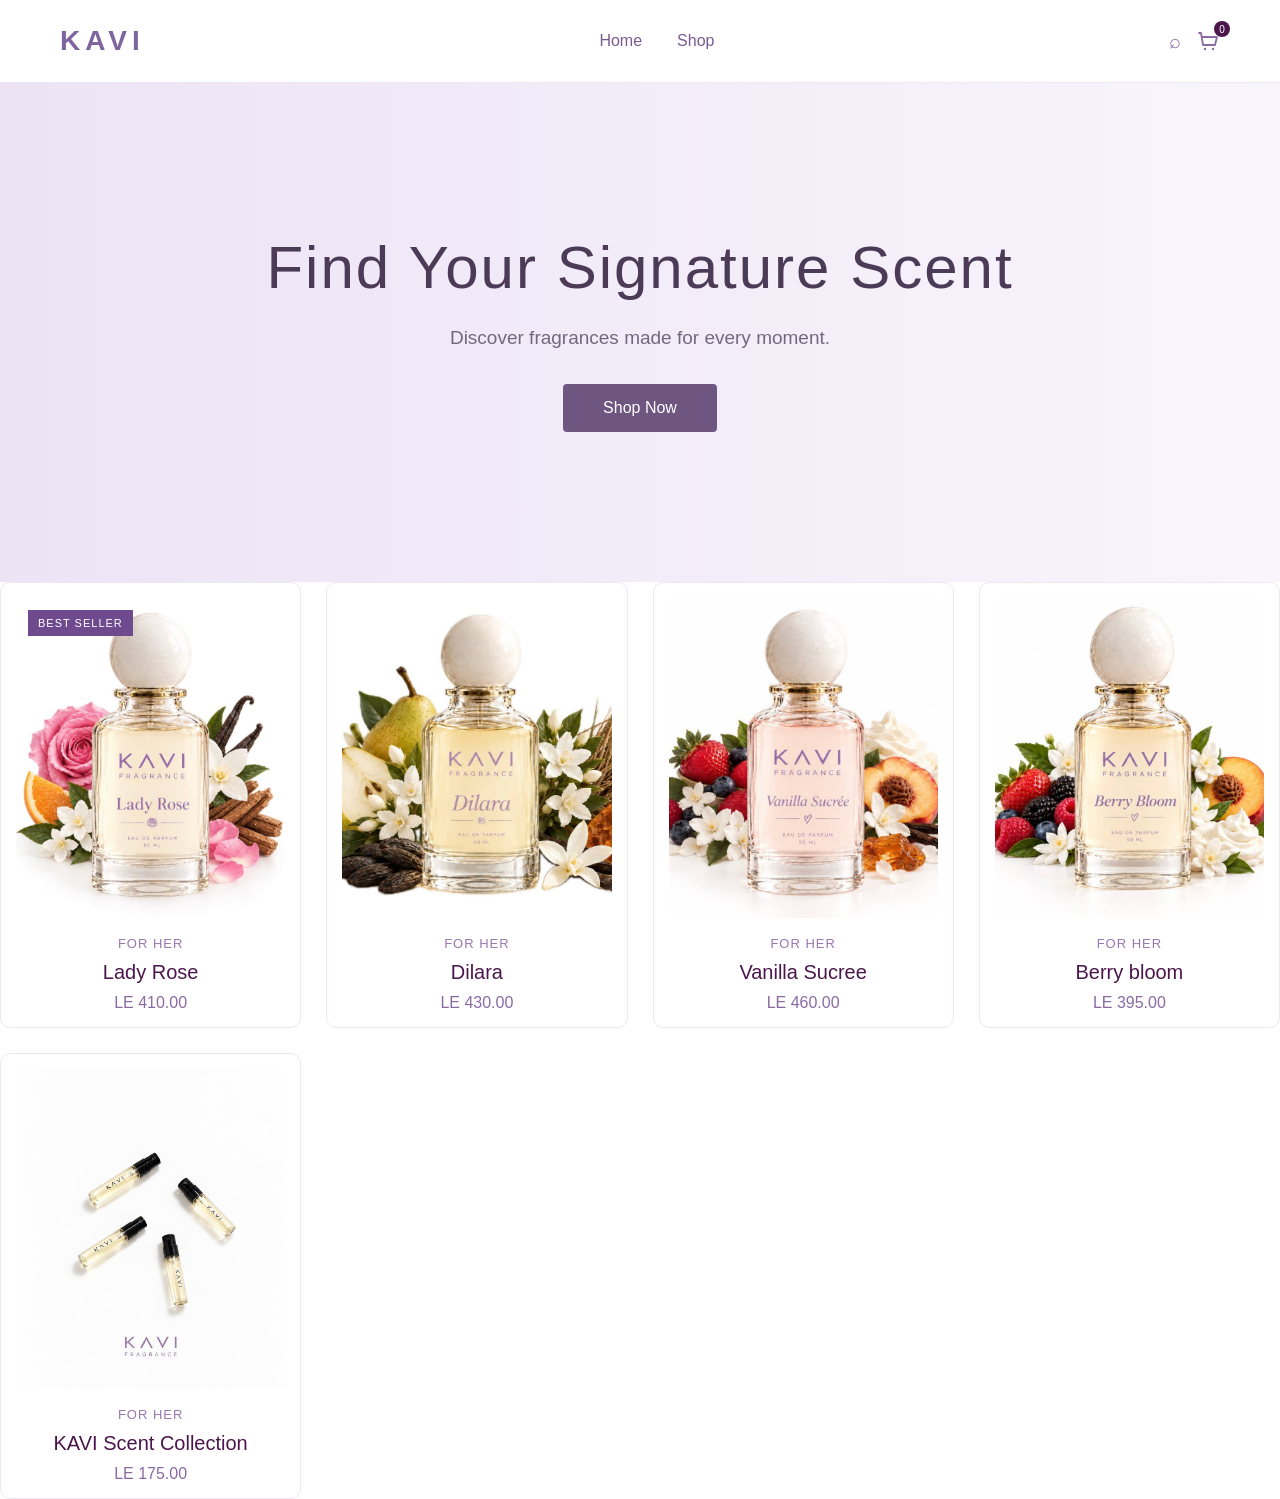
<file: index.html>
<!DOCTYPE html>
<html lang="en">
<head>
    <meta charset="UTF-8">
    <meta name="viewport" content="width=device-width, initial-scale=1.0">
    <title>kavi fragrances</title>
    <link rel="stylesheet" href="css/style.css">
</head>
<body>
    <header>
    <div class="logo">KAVI</div>

    <nav>
        <a href="#">Home</a>
        <a href="#">Shop</a>
       
    </nav>

    <div class="icons">
    <span onclick="window.location.href='search.html'">⌕</span>

    <span class="cart-icon" onclick="window.location.href='cart.html'">
        <svg width="24" height="24" viewBox="0 0 24 24" fill="none">
            <path d="M3 4H5L7 16H19L21 8H6"
                  stroke="currentColor"
                  stroke-width="1.8"
                  stroke-linecap="round"
                  stroke-linejoin="round"/>
            <circle cx="9" cy="20" r="1.2" fill="currentColor"/>
            <circle cx="17" cy="20" r="1.2" fill="currentColor"/>
        </svg>

        <span id="cart-count">0</span>
    </span>
</div>
    </div>
</header>
<section class="hero">
    <h1>Find Your Signature Scent</h1>

 <p>Discover fragrances made for every moment.</p>

 <a href="#">Shop Now</a>

</section>


<div class="product-container">

    <a href="./product.html" class="product-card">

    <div class="home-product-image">

        <span class="best-seller">BEST SELLER</span>

        <img src="image/p1.jpg" alt="Lady Rose">

    </div>

    <p>For Her</p>
    <h3>Lady Rose</h3>
    <p>LE 410.00</p>

</a>


    <a href="./product2.html" class="product-card">
        <img src="image/p2.jpg" alt="Dilara">
        <p>For Her</p>
        <h3>Dilara</h3>
        <p>LE 430.00</p>
    </a>


    <a href="./product3.html" class="product-card">
        <img src="image/p3.jpg" alt="Vanilla Sucree">
        <p>For Her</p>
        <h3>Vanilla Sucree</h3>
        <p>LE 460.00</p>
    </a>


    <a href="./product4.html" class="product-card">
        <img src="image/p4.jpg" alt="Berry bloom">
        <p>For Her</p>
        <h3>Berry bloom</h3>
        <p>LE 395.00</p>
    </a>
<a href="product5test.html" class="product-card">

    <div class="home-product-image">

        <img src="image/test1.jpg" alt="KAVI Scent Collection">

    </div>

    <p>For Her</p>

    <h3>KAVI Scent Collection</h3>

    <p>LE 175.00</p>


</a>
</div>

<script src="script.js"></script>

</body>
</html>
</file>
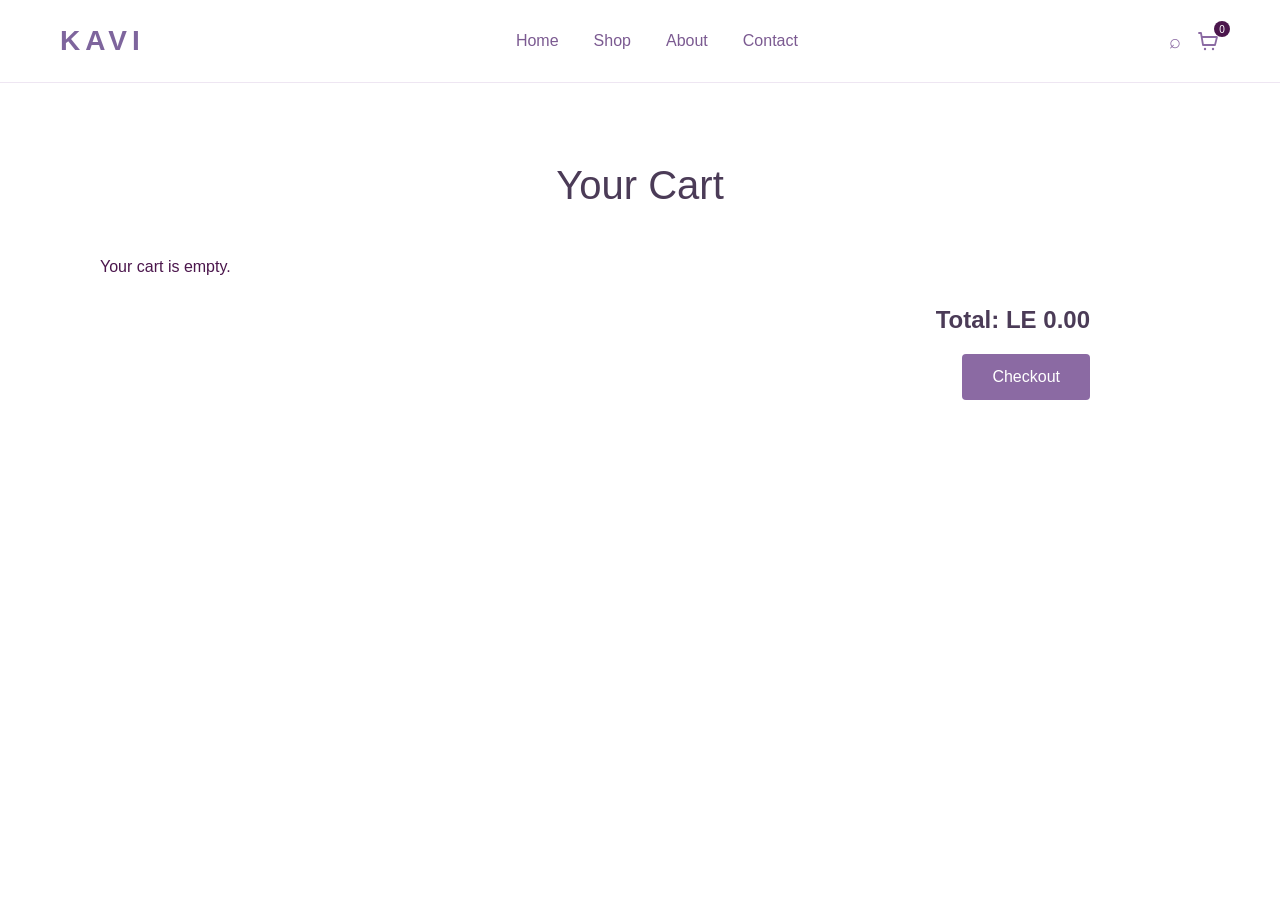
<file: cart.html>
<!DOCTYPE html>
<html lang="en">
<head>
    <meta charset="UTF-8">
    <meta name="viewport" content="width=device-width, initial-scale=1.0">
    <title>Shopping Cart | Kavi Fragrances</title>
    <link rel="stylesheet" href="css/style.css">
</head>

<body>

<header>
    <div class="logo">KAVI</div>

    <nav>
        <a href="index.html">Home</a>
        <a href="index.html">Shop</a>
        <a href="#">About</a>
        <a href="#">Contact</a>
    </nav>

   <div class="icons">

    <span onclick="window.location.href='search.html'">
        ⌕
    </span>

    <span class="cart-icon" onclick="window.location.href='cart.html'">

        <svg width="24" height="24" viewBox="0 0 24 24" fill="none">

            <path d="M3 4H5L7 16H19L21 8H6"
                  stroke="currentColor"
                  stroke-width="1.8"
                  stroke-linecap="round"
                  stroke-linejoin="round"/>

            <circle cx="9" cy="20" r="1.2" fill="currentColor"/>
            <circle cx="17" cy="20" r="1.2" fill="currentColor"/>

        </svg>

        <span id="cart-count">0</span>

    </span>

</div>
</header>

<section class="cart">
    <h1>Your Cart</h1>

    <div id="cart-items"></div>

    <div class="cart-total">
        <h2>Total: LE <span id="cart-total">0</span></h2>

        <a href="checkout.html">Checkout</a>
    </div>
</section>

<script src="script.js"></script>

</body>
</html>
</file>
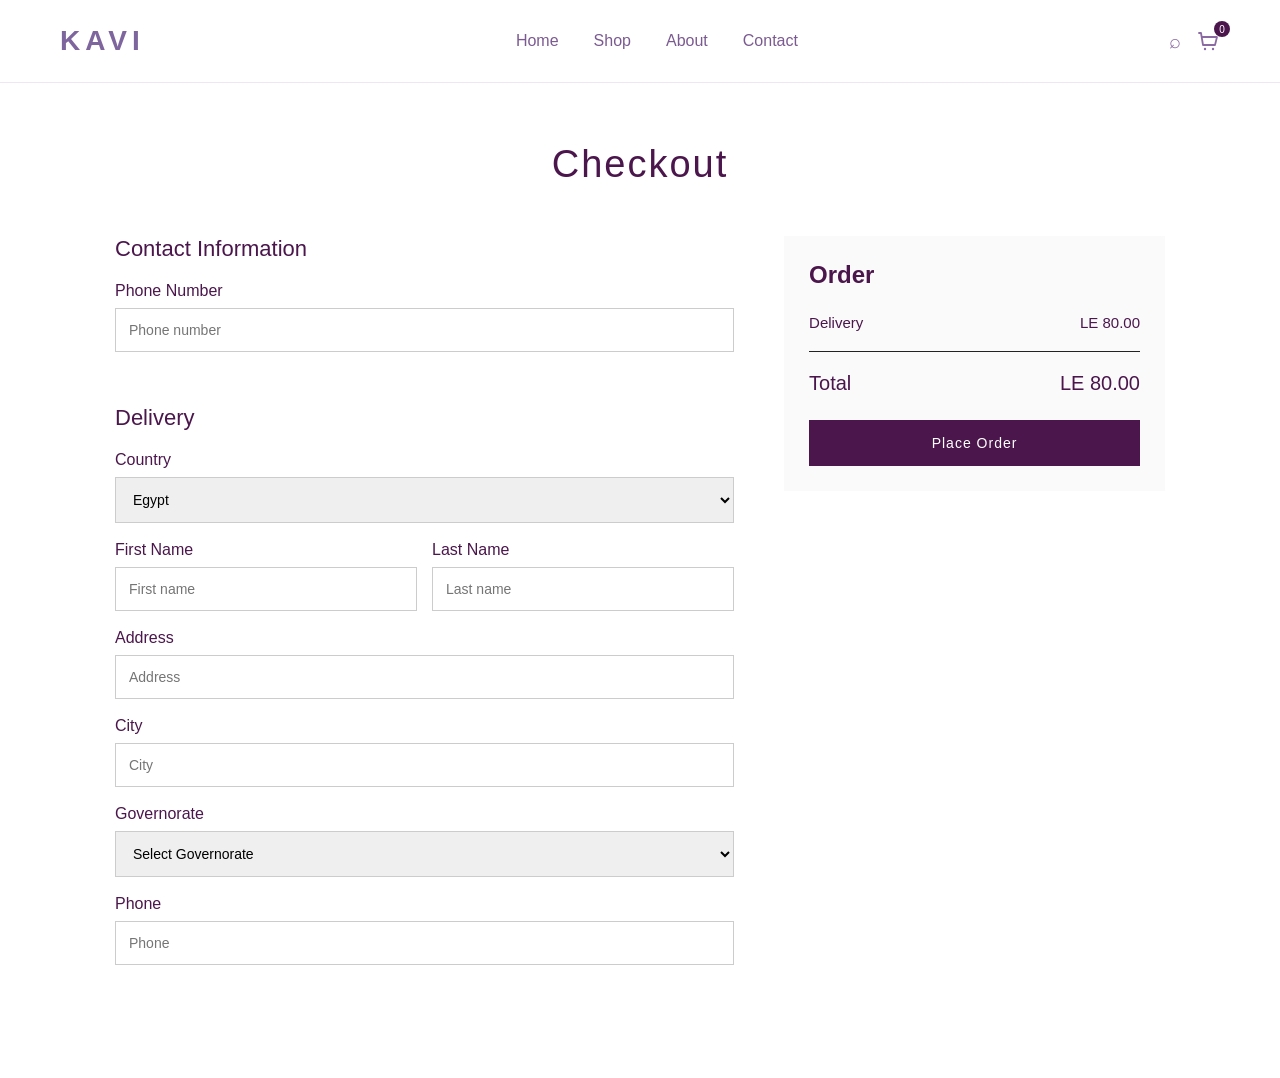
<file: checkout.html>
<!DOCTYPE html>
<html lang="en">

<head>
    <meta charset="UTF-8">
    <meta name="viewport" content="width=device-width, initial-scale=1.0">

    <title>Checkout | KAVI</title>

    <link rel="stylesheet" href="css/style.css">

    <style>

        .checkout-page {
            max-width: 1100px;
            margin: 60px auto;
            padding: 0 25px;
        }

        .checkout-page h1 {
            text-align: center;
            font-size: 38px;
            font-weight: 500;
            letter-spacing: 2px;
            margin-bottom: 50px;
        }

        .checkout-container {
            display: grid;
            grid-template-columns: 1.3fr 0.8fr;
            gap: 50px;
        }

        .checkout-section {
            margin-bottom: 35px;
        }

        .checkout-section h2 {
            font-size: 22px;
            font-weight: 500;
            margin-bottom: 20px;
        }

        .checkout-section h3 {
            font-size: 16px;
            font-weight: 500;
            margin-bottom: 8px;
        }

        .checkout-section input,
        .checkout-section select {
            width: 100%;
            padding: 13px;
            border: 1px solid #ccc;
            outline: none;
            font-size: 14px;
            box-sizing: border-box;
            margin-bottom: 18px;
        }

        .checkout-section input:focus,
        .checkout-section select:focus {
            border-color: #4B164C;
        }

        .name-fields {
            display: grid;
            grid-template-columns: 1fr 1fr;
            gap: 15px;
        }

        .order-summary {
            background: #fafafa;
            padding: 25px;
            height: fit-content;
        }

        .order-summary h2 {
            margin-top: 0;
            margin-bottom: 25px;
        }

        .checkout-product {
            display: flex;
            gap: 15px;
            padding: 15px 0;
            border-bottom: 1px solid #ddd;
        }

        .checkout-product img {
            width: 75px;
            height: 75px;
            object-fit: cover;
        }

        .checkout-product-info {
            flex: 1;
        }

        .checkout-product-info h3 {
            margin: 0 0 5px;
            font-size: 15px;
        }

        .checkout-product-info p {
            margin: 4px 0;
            font-size: 13px;
            color: #666;
        }

        .price-row {
            display: flex;
            justify-content: space-between;
            margin-top: 20px;
            font-size: 15px;
        }

        .total-row {
            display: flex;
            justify-content: space-between;
            margin-top: 20px;
            padding-top: 20px;
            border-top: 1px solid #222;
            font-size: 20px;
            font-weight: 500;
        }

        .place-order {
            width: 100%;
            margin-top: 25px;
            padding: 15px;
            border: none;
            background: #4B164C;
            color: white;
            cursor: pointer;
            font-size: 14px;
            letter-spacing: 1px;
        }

        .place-order:hover {
            background: #682268;
        }

        @media (max-width: 800px) {

            .checkout-container {
                grid-template-columns: 1fr;
            }

            .name-fields {
                grid-template-columns: 1fr;
            }

        }

    </style>
</head>


<body>

<header>

    <div class="logo">KAVI</div>

    <nav>
        <a href="index.html">Home</a>
        <a href="index.html">Shop</a>
        <a href="#">About</a>
        <a href="#">Contact</a>
    </nav>

    <div class="icons">

    <span onclick="window.location.href='search.html'">
        ⌕
    </span>

    <span class="cart-icon" onclick="window.location.href='cart.html'">

        <svg width="24" height="24" viewBox="0 0 24 24" fill="none">

            <path d="M3 4H5L7 16H19L21 8H6"
                  stroke="currentColor"
                  stroke-width="1.8"
                  stroke-linecap="round"
                  stroke-linejoin="round"/>

            <circle cx="9" cy="20" r="1.2" fill="currentColor"/>
            <circle cx="17" cy="20" r="1.2" fill="currentColor"/>

        </svg>

        <span id="cart-count">0</span>

    </span>

</div>

</header>


<section class="checkout-page">

    <h1>Checkout</h1>

    <div class="checkout-container">

        <!-- CUSTOMER INFORMATION -->

        <div>

            <div class="checkout-section">

                <h2>Contact Information</h2>

                <h3>Phone Number</h3>

                <input
                    type="tel"
                    id="contactPhone"
                    placeholder="Phone number"
                >

            </div>


            <!-- DELIVERY INFORMATION -->

            <div class="checkout-section">

                <h2>Delivery</h2>

                <h3>Country</h3>

                <select id="country">

                    <option value="Egypt">Egypt</option>

                </select>


                <div class="name-fields">

                    <div>

                        <h3>First Name</h3>

                        <input
                            type="text"
                            id="firstName"
                            placeholder="First name"
                        >

                    </div>


                    <div>

                        <h3>Last Name</h3>

                        <input
                            type="text"
                            id="lastName"
                            placeholder="Last name"
                        >

                    </div>

                </div>


                <h3>Address</h3>

                <input
                    type="text"
                    id="address"
                    placeholder="Address"
                >


                <h3>City</h3>

                <input
                    type="text"
                    id="city"
                    placeholder="City"
                >


                <h3>Governorate</h3>

                <select id="governorate">

                    <option value="">Select Governorate</option>

                    <option>Cairo</option>
                    <option>Alexandria</option>
                    <option>Port Said</option>
                    <option>Suez</option>
                    <option>Damietta</option>
                    <option>Dakahlia</option>
                    <option>Sharkia</option>
                    <option>Qalyubia</option>
                    <option>Kafr El Sheikh</option>
                    <option>Gharbia</option>
                    <option>Menoufia</option>
                    <option>Beheira</option>
                    <option>Ismailia</option>
                    <option>Giza</option>
                    <option>Beni Suef</option>
                    <option>Fayoum</option>
                    <option>Minya</option>
                    <option>Assiut</option>
                    <option>Sohag</option>
                    <option>Qena</option>
                    <option>Luxor</option>
                    <option>Aswan</option>
                    <option>Red Sea</option>
                    <option>New Valley</option>
                    <option>Matrouh</option>
                    <option>North Sinai</option>
                    <option>South Sinai</option>

                </select>


                <h3>Phone</h3>

                <input
                    type="tel"
                    id="deliveryPhone"
                    placeholder="Phone"
                >

            </div>

        </div>


        <!-- ORDER -->

        <div class="order-summary">

            <h2>Order</h2>

            <div id="checkout-products"></div>


            <div class="price-row">

                <span>Delivery</span>

                <span id="delivery-cost">LE 80.00</span>

            </div>


            <div class="total-row">

                <span>Total</span>

                <span id="checkout-total">LE 0.00</span>

            </div>


            <button class="place-order" onclick="placeOrder()">
                Place Order
            </button>

        </div>

    </div>

</section>


<script src="script.js"></script>


<script>

/* =========================================
   DELIVERY SETTINGS
========================================= */

const highDeliveryGovernorates = [
    "Fayoum",
    "Beni Suef",
    "Minya",
    "Assiut",
    "Sohag",
    "Qena",
    "Luxor",
    "Aswan",
    "New Valley",
    "Red Sea",
    "North Sinai",
    "South Sinai",
    "Matrouh"
];


/* =========================================
   GET DELIVERY PRICE
========================================= */

function getDeliveryPrice(governorate) {

    if (highDeliveryGovernorates.includes(governorate)) {
        return 110;
    }

    return 80;
}


/* =========================================
   DISPLAY CHECKOUT
========================================= */

function displayCheckout() {

    let cart = JSON.parse(localStorage.getItem("cart")) || [];

    let productsContainer =
        document.getElementById("checkout-products");

    let totalElement =
        document.getElementById("checkout-total");

    let deliveryElement =
        document.getElementById("delivery-cost");

    let governorate =
        document.getElementById("governorate").value;


    productsContainer.innerHTML = "";

    let subtotal = 0;


    cart.forEach(product => {

        let itemTotal =
            product.price * product.quantity;

        subtotal += itemTotal;


        productsContainer.innerHTML += `

            <div class="checkout-product">

                <img src="${product.image}" alt="${product.name}">

                <div class="checkout-product-info">

                    <h3>${product.name}</h3>

                    <p>Size: ${product.size || "50 ml"}</p>

                    <p>Quantity: ${product.quantity}</p>

                    <p>LE ${itemTotal.toFixed(2)}</p>

                </div>

            </div>

        `;

    });


    /* Calculate delivery */

    let delivery =
        getDeliveryPrice(governorate);


    /* Display delivery price */

    deliveryElement.textContent =
        "LE " + delivery.toFixed(2);


    /* Calculate final total */

    let finalTotal =
        subtotal + delivery;


    totalElement.textContent =
        "LE " + finalTotal.toFixed(2);

}


/* =========================================
   CHANGE DELIVERY WHEN GOVERNORATE CHANGES
========================================= */

document
    .getElementById("governorate")
    .addEventListener("change", function () {

        displayCheckout();

    });


/* =========================================
   INITIAL CHECKOUT
========================================= */

displayCheckout();


/* =========================================
   PLACE ORDER
========================================= */

function placeOrder() {

    let firstName =
        document.getElementById("firstName").value.trim();

    let lastName =
        document.getElementById("lastName").value.trim();

    let address =
        document.getElementById("address").value.trim();

    let city =
        document.getElementById("city").value.trim();

    let governorate =
        document.getElementById("governorate").value;

    let phone =
        document.getElementById("deliveryPhone").value.trim();


    /* Check required information */

    if (
        !firstName ||
        !lastName ||
        !address ||
        !city ||
        !governorate ||
        !phone
    ) {

        alert("Please fill in all delivery information.");

        return;

    }


    /* Get cart */

    let cart =
        JSON.parse(localStorage.getItem("cart")) || [];


    if (cart.length === 0) {

        alert("Your cart is empty.");

        return;

    }


    /* Get correct delivery price */

    let delivery =
        getDeliveryPrice(governorate);


    let subtotal = 0;


    /* WhatsApp order message */

    let orderText =
        "KAVI NEW ORDER\n\n";


    orderText +=
        "CUSTOMER INFORMATION\n";

    orderText +=
        "Name: " +
        firstName +
        " " +
        lastName +
        "\n";

    orderText +=
        "Phone: " +
        phone +
        "\n";

    orderText +=
        "Address: " +
        address +
        "\n";

    orderText +=
        "City: " +
        city +
        "\n";

    orderText +=
        "Governorate: " +
        governorate +
        "\n\n";


    orderText +=
        "ORDER\n";


    /* Products */

    cart.forEach(product => {

        let itemTotal =
            product.price *
            product.quantity;


        subtotal +=
            itemTotal;


        orderText +=
            product.name +
            " | " +
            (product.size || "50 ml") +
            " | Qty: " +
            product.quantity +
            " | LE " +
            itemTotal.toFixed(2) +
            "\n";

    });


    /* Final total */

    let total =
        subtotal + delivery;


    orderText +=
        "\nSubtotal: LE " +
        subtotal.toFixed(2);


    orderText +=
        "\nDelivery: LE " +
        delivery.toFixed(2);


    orderText +=
        "\nTOTAL: LE " +
        total.toFixed(2);


    /* WhatsApp */

    let whatsappNumber =
        "201066765218";


    let whatsappURL =
        "https://wa.me/" +
        whatsappNumber +
        "?text=" +
        encodeURIComponent(orderText);


    window.location.href =
        whatsappURL;

}

</script>

</body>
</html>
</file>
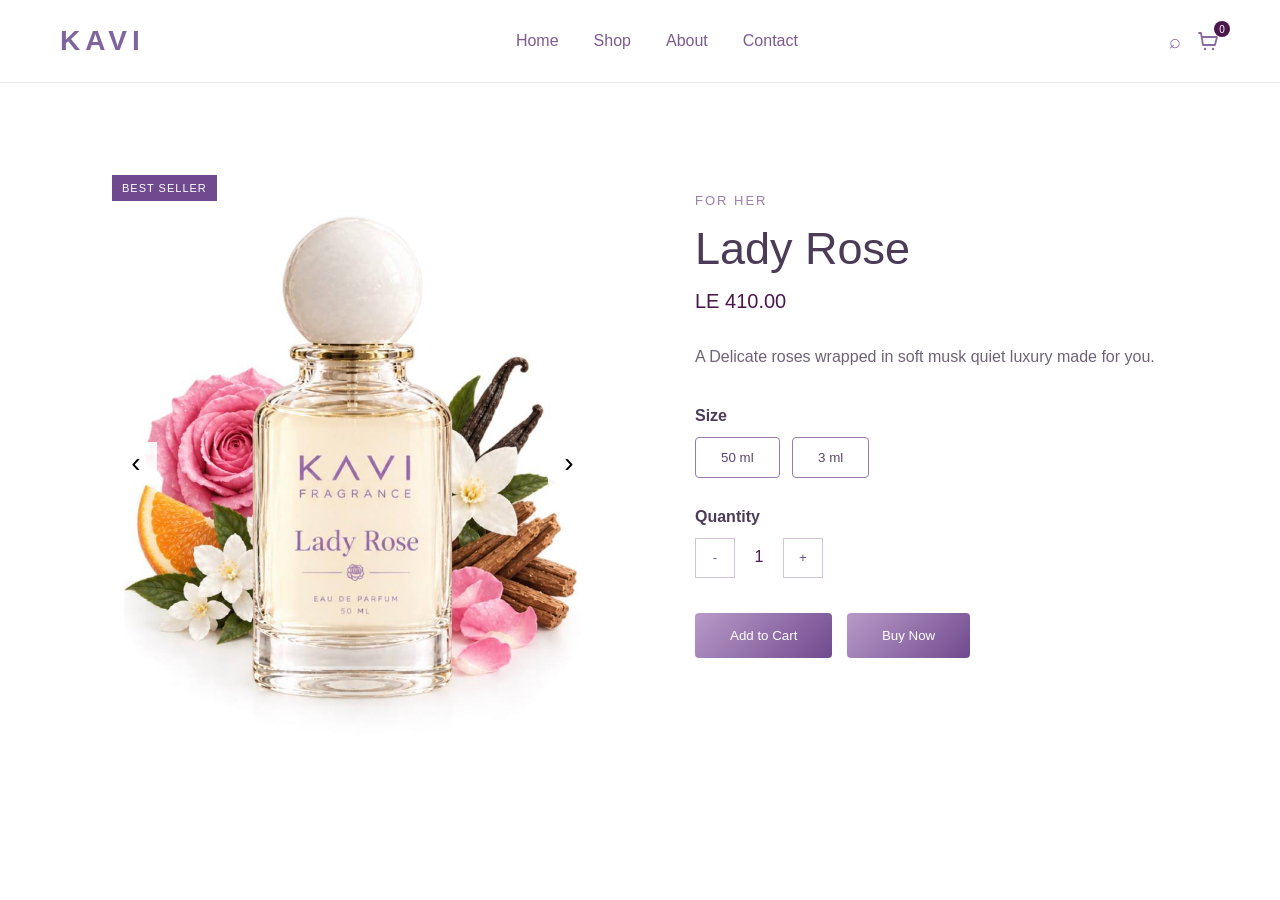
<file: product.html>
<!DOCTYPE html>
<html lang="en">

<head>
    <meta charset="UTF-8">
    <meta name="viewport" content="width=device-width, initial-scale=1.0">

    <title>Product | Kavi Fragrances</title>

    <link rel="stylesheet" href="css/style.css">

    <style>
        #productImage {
    transition: opacity 0.5s ease-in-out;
}

        /* Product Images */

        .product-image {
            position: relative;
            display: flex;
            align-items: center;
            justify-content: center;
        }

        .product-image img {
            width: 100%;
            max-width: 550px;
            display: block;
            object-fit: contain;
        }

        .image-arrow {
            position: absolute;
            top: 50%;
            transform: translateY(-50%);

            width: 42px;
            height: 42px;

            border: none;
            background: rgba(255, 255, 255, 0.9);

            font-size: 28px;
            cursor: pointer;

            display: flex;
            align-items: center;
            justify-content: center;

            z-index: 2;
        }

        .image-arrow:hover {
            background: #4B164C;
            color: white;
        }

        .prev-arrow {
            left: 15px;
        }

        .next-arrow {
            right: 15px;
        }

    </style>

</head>

<body>

    <header>

        <div class="logo">KAVI</div>

        <nav>
            <a href="index.html">Home</a>
            <a href="index.html">Shop</a>
            <a href="#">About</a>
            <a href="#">Contact</a>
        </nav>

        <div class="icons">

    <span onclick="window.location.href='search.html'">
        ⌕
    </span>

    <span class="cart-icon" onclick="window.location.href='cart.html'">

        <svg width="24" height="24" viewBox="0 0 24 24" fill="none">

            <path d="M3 4H5L7 16H19L21 8H6"
                  stroke="currentColor"
                  stroke-width="1.8"
                  stroke-linecap="round"
                  stroke-linejoin="round"/>

            <circle cx="9" cy="20" r="1.2" fill="currentColor"/>
            <circle cx="17" cy="20" r="1.2" fill="currentColor"/>

        </svg>

        <span id="cart-count">0</span>

    </span>

</div>

        </div>

    </header>


    <section class="product-details">


        <!-- PRODUCT IMAGES -->

        <div class="product-image">
         <span class="best-seller">BEST SELLER</span>
            <button
                type="button"
                class="image-arrow prev-arrow"
                onclick="previousImage()">
                ‹
            </button>


            <img
                id="productImage"
                src="image/p1.jpg"
                alt="Lady Rose">


            <button
                type="button"
                class="image-arrow next-arrow"
                onclick="nextImage()">
                ›
            </button>

        </div>


        <!-- PRODUCT INFORMATION -->

        <div class="product-info">

            <p class="product-category">
                FOR HER
            </p>


            <h1>
                Lady Rose
            </h1>


            <p class="product-price">
                LE 410.00
            </p>


            <p class="product-description">
                A Delicate roses wrapped in soft musk
                quiet luxury made for you.
            </p>


            <!-- SIZE -->

            <div class="size">

                <h3>
                    Size
                </h3>


                <button
                    type="button"
                    class="size-btn"
                    onclick="selectSize(this, 410)">

                    50 ml

                </button>


                <button
                    type="button"
                    class="size-btn"
                    onclick="selectSize(this, 44)">

                    3 ml

                </button>

            </div>


            <!-- QUANTITY -->

            <div class="quantity">

                <h3>
                    Quantity
                </h3>


                <button
                    type="button"
                    onclick="decreaseQuantity()">

                    -

                </button>


                <span id="quantity">
                    1
                </span>


                <button
                    type="button"
                    onclick="increaseQuantity()">

                    +

                </button>

            </div>


            <!-- BUTTONS -->

            <div class="product-buttons">

                <button
                    onclick="addToCart(
                        'Lady Rose',
                        410,
                        'image/p1.jpg',
                        productQuantity
                    )">

                    Add to Cart

                </button>


                <button
                    onclick="buyNow(
                        'Lady Rose',
                        410,
                        'image/p1.jpg'
                    )">

                    Buy Now

                </button>

            </div>

        </div>

    </section>


    <script src="script.js"></script>


    <script>

        /* =====================================
           PRODUCT IMAGES
        ===================================== */

        const productImages = [
            "image/p1.jpg",
            "image/p11.jpg"
        ];


        let currentImage = 0;


        /* =====================================
           SHOW IMAGE
        ===================================== */

       function showImage() {

    const image = document.getElementById("productImage");

    image.style.opacity = "0";

    setTimeout(function () {

        image.src = productImages[currentImage];

        image.style.opacity = "1";

    }, 500);
}

        /* =====================================
           NEXT IMAGE
        ===================================== */

        function nextImage() {

            currentImage++;

            if (currentImage >= productImages.length) {
                currentImage = 0;
            }

            showImage();

        }


        /* =====================================
           PREVIOUS IMAGE
        ===================================== */

        function previousImage() {

            currentImage--;

            if (currentImage < 0) {
                currentImage = productImages.length - 1;
            }

            showImage();

        }
        setInterval(nextImage,5000);

    </script>


</body>

</html>
</file>
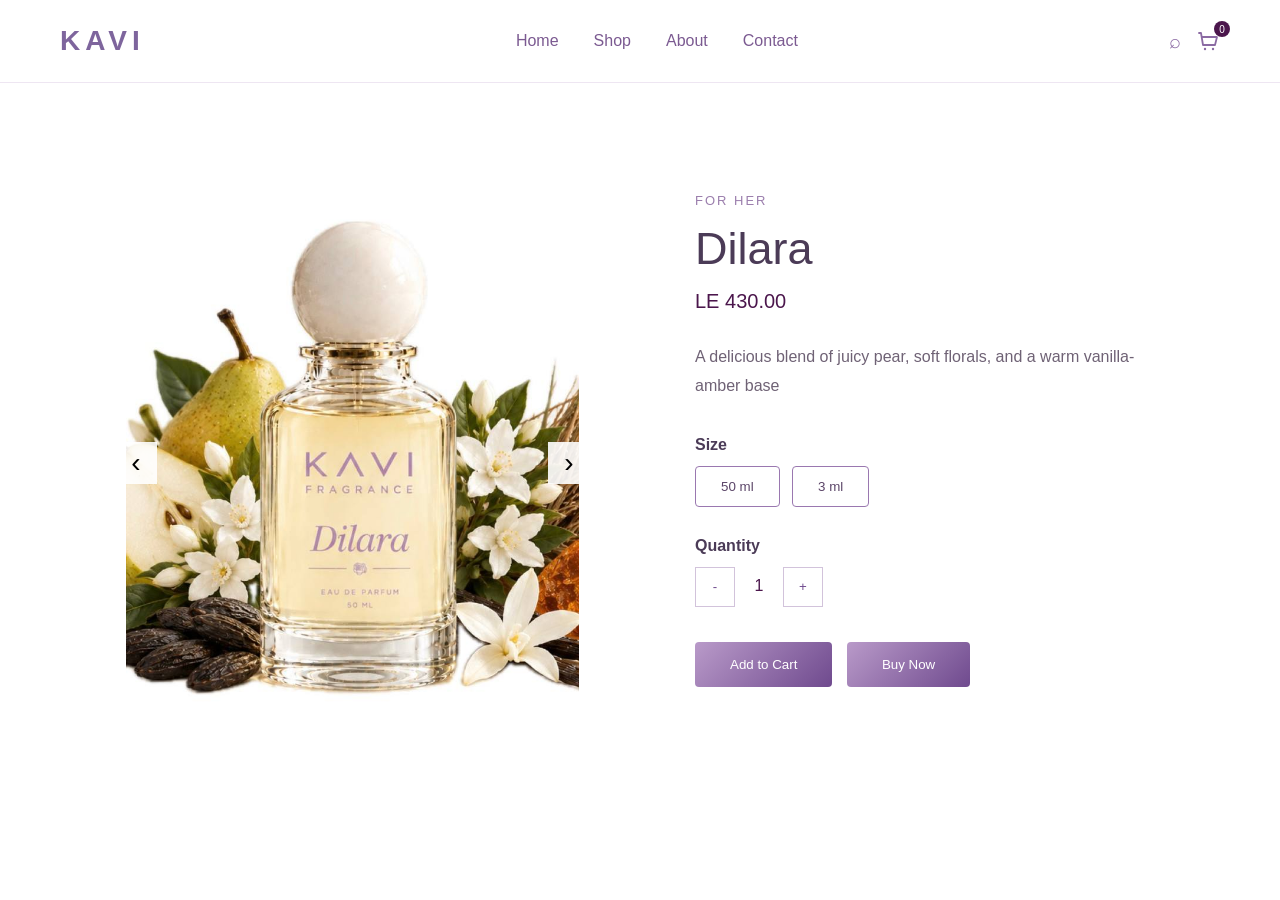
<file: product2.html>
<!DOCTYPE html>
<html lang="en">

<head>
    <meta charset="UTF-8">
    <meta name="viewport" content="width=device-width, initial-scale=1.0">

    <title>Product | Kavi Fragrances</title>

    <link rel="stylesheet" href="css/style.css">

    <style>
#productImage {
    transition: opacity 0.5s ease-in-out;
}
        /* Product Images */

        .product-image {
            position: relative;
            display: flex;
            align-items: center;
            justify-content: center;
        }

        .product-image img {
            width: 100%;
            max-width: 550px;
            display: block;
            object-fit: contain;
        }

        .image-arrow {
            position: absolute;
            top: 50%;
            transform: translateY(-50%);

            width: 42px;
            height: 42px;

            border: none;
            background: rgba(255, 255, 255, 0.9);

            font-size: 28px;
            cursor: pointer;

            display: flex;
            align-items: center;
            justify-content: center;

            z-index: 2;
        }

        .image-arrow:hover {
            background: #4B164C;
            color: white;
        }

        .prev-arrow {
            left: 15px;
        }

        .next-arrow {
            right: 15px;
        }

    </style>

</head>

<body>

    <header>

        <div class="logo">KAVI</div>

        <nav>
            <a href="index.html">Home</a>
            <a href="index.html">Shop</a>
            <a href="#">About</a>
            <a href="#">Contact</a>
        </nav>

        <div class="icons">

    <span onclick="window.location.href='search.html'">
        ⌕
    </span>

    <span class="cart-icon" onclick="window.location.href='cart.html'">

        <svg width="24" height="24" viewBox="0 0 24 24" fill="none">

            <path d="M3 4H5L7 16H19L21 8H6"
                  stroke="currentColor"
                  stroke-width="1.8"
                  stroke-linecap="round"
                  stroke-linejoin="round"/>

            <circle cx="9" cy="20" r="1.2" fill="currentColor"/>
            <circle cx="17" cy="20" r="1.2" fill="currentColor"/>

        </svg>

        <span id="cart-count">0</span>

    </span>

</div>

    </header>


    <section class="product-details">


        <!-- PRODUCT IMAGES -->

        <div class="product-image">

            <button
                type="button"
                class="image-arrow prev-arrow"
                onclick="previousImage()">
                ‹
            </button>


            <img
                id="productImage"
                src="image/p2.jpg"
                alt="Dilara">


            <button
                type="button"
                class="image-arrow next-arrow"
                onclick="nextImage()">
                ›
            </button>

        </div>


        <!-- PRODUCT INFORMATION -->

        <div class="product-info">

            <p class="product-category">
                FOR HER
            </p>


            <h1>
                Dilara
            </h1>


            <p class="product-price">
                LE 430.00
            </p>


            <p class="product-description">
                A delicious blend of juicy pear, soft florals, and a warm vanilla-amber base
            </p>


            <!-- SIZE -->

            <div class="size">

                <h3>
                    Size
                </h3>


                <button
                    type="button"
                    class="size-btn"
                    onclick="selectSize(this, 430)">

                    50 ml

                </button>


                <button
                    type="button"
                    class="size-btn"
                    onclick="selectSize(this, 43)">

                    3 ml

                </button>

            </div>


            <!-- QUANTITY -->

            <div class="quantity">

                <h3>
                    Quantity
                </h3>


                <button
                    type="button"
                    onclick="decreaseQuantity()">

                    -

                </button>


                <span id="quantity">
                    1
                </span>


                <button
                    type="button"
                    onclick="increaseQuantity()">

                    +

                </button>

            </div>


            <!-- BUTTONS -->

            <div class="product-buttons">

                <button
                    onclick="addToCart(
                        'Dilara',
                        430,
                        'image/p2.jpg',
                        productQuantity
                    )">

                    Add to Cart

                </button>


                <button
                    onclick="buyNow(
                        'Dilara',
                        430,
                        'image/p2.jpg'
                    )">

                    Buy Now

                </button>

            </div>

        </div>

    </section>


    <script src="script.js"></script>


    <script>

        /* =====================================
           PRODUCT IMAGES
        ===================================== */

        const productImages = [
            "image/p2.jpg",
            "image/p22.jpg"
        ];


        let currentImage = 0;


        /* =====================================
           SHOW IMAGE
        ===================================== */
function showImage() {

    const image = document.getElementById("productImage");

    image.style.opacity = "0";

    setTimeout(function () {

        image.src = productImages[currentImage];

        image.style.opacity = "1";

    }, 500);
}

        /* =====================================
           NEXT IMAGE
        ===================================== */

        function nextImage() {

            currentImage++;

            if (currentImage >= productImages.length) {
                currentImage = 0;
            }

            showImage();

        }


        /* =====================================
           PREVIOUS IMAGE
        ===================================== */

        function previousImage() {

            currentImage--;

            if (currentImage < 0) {
                currentImage = productImages.length - 1;
            }

            showImage();

        }
        setInterval(nextImage, 5000);

    </script>


</body>

</html>
</file>
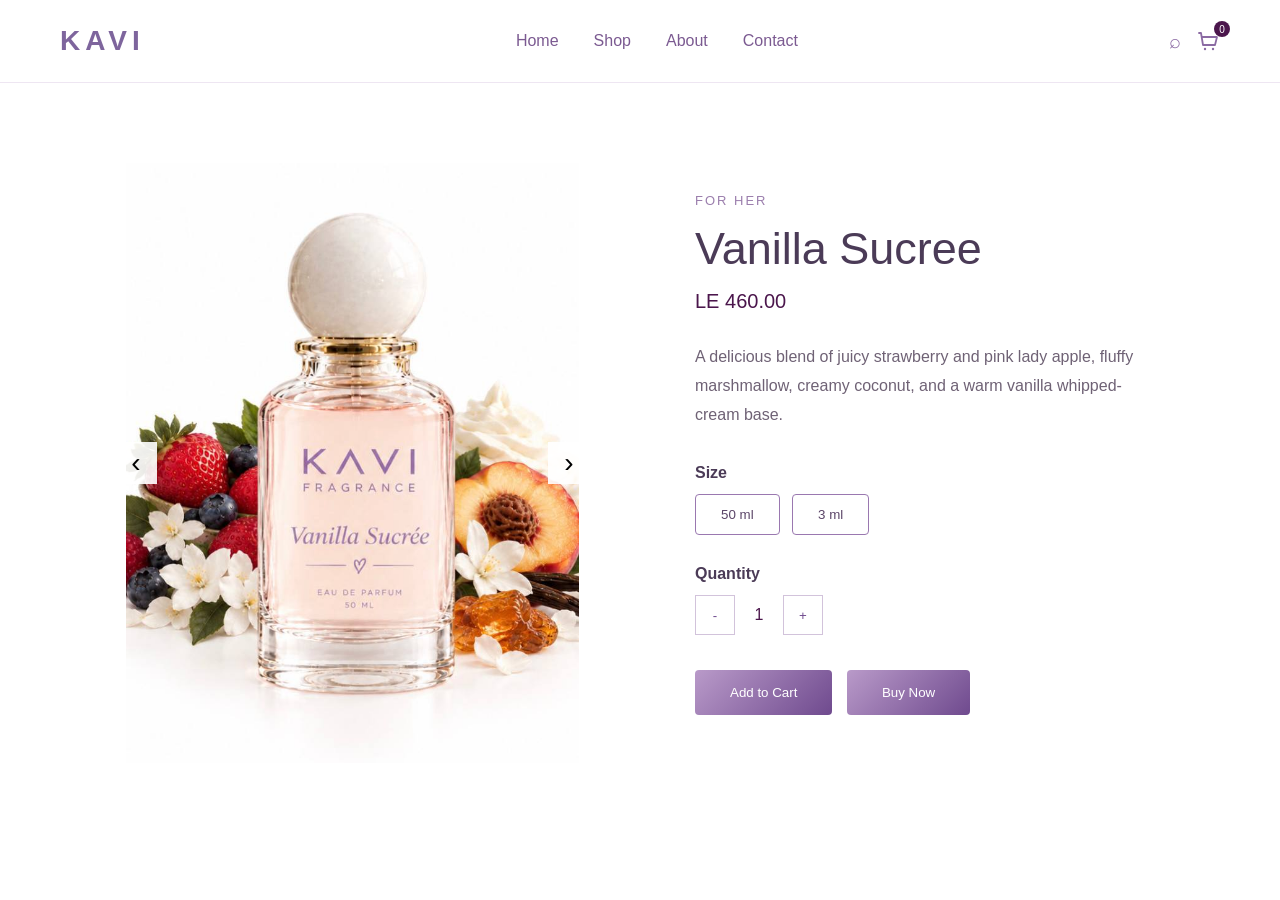
<file: product3.html>
<!DOCTYPE html>
<html lang="en">

<head>
    <meta charset="UTF-8">
    <meta name="viewport" content="width=device-width, initial-scale=1.0">

    <title>Product | Kavi Fragrances</title>

    <link rel="stylesheet" href="css/style.css">

    <style>
        #productImage {
    transition: opacity 0.5s ease-in-out;
}

        /* Product Images */

        .product-image {
            position: relative;
            display: flex;
            align-items: center;
            justify-content: center;
        }

        .product-image img {
            width: 100%;
            max-width: 550px;
            display: block;
            object-fit: contain;
        }

        .image-arrow {
            position: absolute;
            top: 50%;
            transform: translateY(-50%);

            width: 42px;
            height: 42px;

            border: none;
            background: rgba(255, 255, 255, 0.9);

            font-size: 28px;
            cursor: pointer;

            display: flex;
            align-items: center;
            justify-content: center;

            z-index: 2;
        }

        .image-arrow:hover {
            background: #4B164C;
            color: white;
        }

        .prev-arrow {
            left: 15px;
        }

        .next-arrow {
            right: 15px;
        }

    </style>

</head>

<body>

    <header>

        <div class="logo">KAVI</div>

        <nav>
            <a href="index.html">Home</a>
            <a href="index.html">Shop</a>
            <a href="#">About</a>
            <a href="#">Contact</a>
        </nav>

       <div class="icons">

    <span onclick="window.location.href='search.html'">
        ⌕
    </span>

    <span class="cart-icon" onclick="window.location.href='cart.html'">

        <svg width="24" height="24" viewBox="0 0 24 24" fill="none">

            <path d="M3 4H5L7 16H19L21 8H6"
                  stroke="currentColor"
                  stroke-width="1.8"
                  stroke-linecap="round"
                  stroke-linejoin="round"/>

            <circle cx="9" cy="20" r="1.2" fill="currentColor"/>
            <circle cx="17" cy="20" r="1.2" fill="currentColor"/>

        </svg>

        <span id="cart-count">0</span>

    </span>

</div>

    </header>


    <section class="product-details">


        <!-- PRODUCT IMAGES -->

        <div class="product-image">

            <button
                type="button"
                class="image-arrow prev-arrow"
                onclick="previousImage()">
                ‹
            </button>


            <img
                id="productImage"
                src="image/p3.jpg"
                alt="Vanilla Sucree">


            <button
                type="button"
                class="image-arrow next-arrow"
                onclick="nextImage()">
                ›
            </button>

        </div>


        <!-- PRODUCT INFORMATION -->

        <div class="product-info">

            <p class="product-category">
                FOR HER
            </p>


            <h1>
                Vanilla Sucree
            </h1>


            <p class="product-price">
                LE 460.00
            </p>


            <p class="product-description">
                A delicious blend of juicy strawberry and pink lady apple, fluffy marshmallow, creamy coconut, and a warm vanilla whipped-cream base.
            </p>


            <!-- SIZE -->

            <div class="size">

                <h3>
                    Size
                </h3>


                <button
                    type="button"
                    class="size-btn"
                    onclick="selectSize(this, 460)">

                    50 ml

                </button>


                <button
                    type="button"
                    class="size-btn"
                    onclick="selectSize(this, 48)">

                    3 ml

                </button>

            </div>


            <!-- QUANTITY -->

            <div class="quantity">

                <h3>
                    Quantity
                </h3>


                <button
                    type="button"
                    onclick="decreaseQuantity()">

                    -

                </button>


                <span id="quantity">
                    1
                </span>


                <button
                    type="button"
                    onclick="increaseQuantity()">

                    +

                </button>

            </div>


            <!-- BUTTONS -->

            <div class="product-buttons">

                <button
                    onclick="addToCart(
                        'Vanilla Sucree',
                        460,
                        'image/p3.jpg',
                        productQuantity
                    )">

                    Add to Cart

                </button>


                <button
                    onclick="buyNow(
                        'Vanilla Sucree',
                        460,
                        'image/p3.jpg'
                    )">

                    Buy Now

                </button>

            </div>

        </div>

    </section>


    <script src="script.js"></script>


    <script>

        /* =====================================
           PRODUCT IMAGES
        ===================================== */

        const productImages = [
            "image/p3.jpg",
            "image/p33.jpg"
        ];


        let currentImage = 0;


        /* =====================================
           SHOW IMAGE
        ===================================== */

        function showImage() {

    const image = document.getElementById("productImage");

    image.style.opacity = "0";

    setTimeout(function () {

        image.src = productImages[currentImage];

        image.style.opacity = "1";

    }, 500);
}

        /* =====================================
           NEXT IMAGE
        ===================================== */

        function nextImage() {

            currentImage++;

            if (currentImage >= productImages.length) {
                currentImage = 0;
            }

            showImage();

        }


        /* =====================================
           PREVIOUS IMAGE
        ===================================== */

        function previousImage() {

            currentImage--;

            if (currentImage < 0) {
                currentImage = productImages.length - 1;
            }

            showImage();

        }
        setInterval(nextImage, 5000);

    </script>


</body>

</html>
</file>
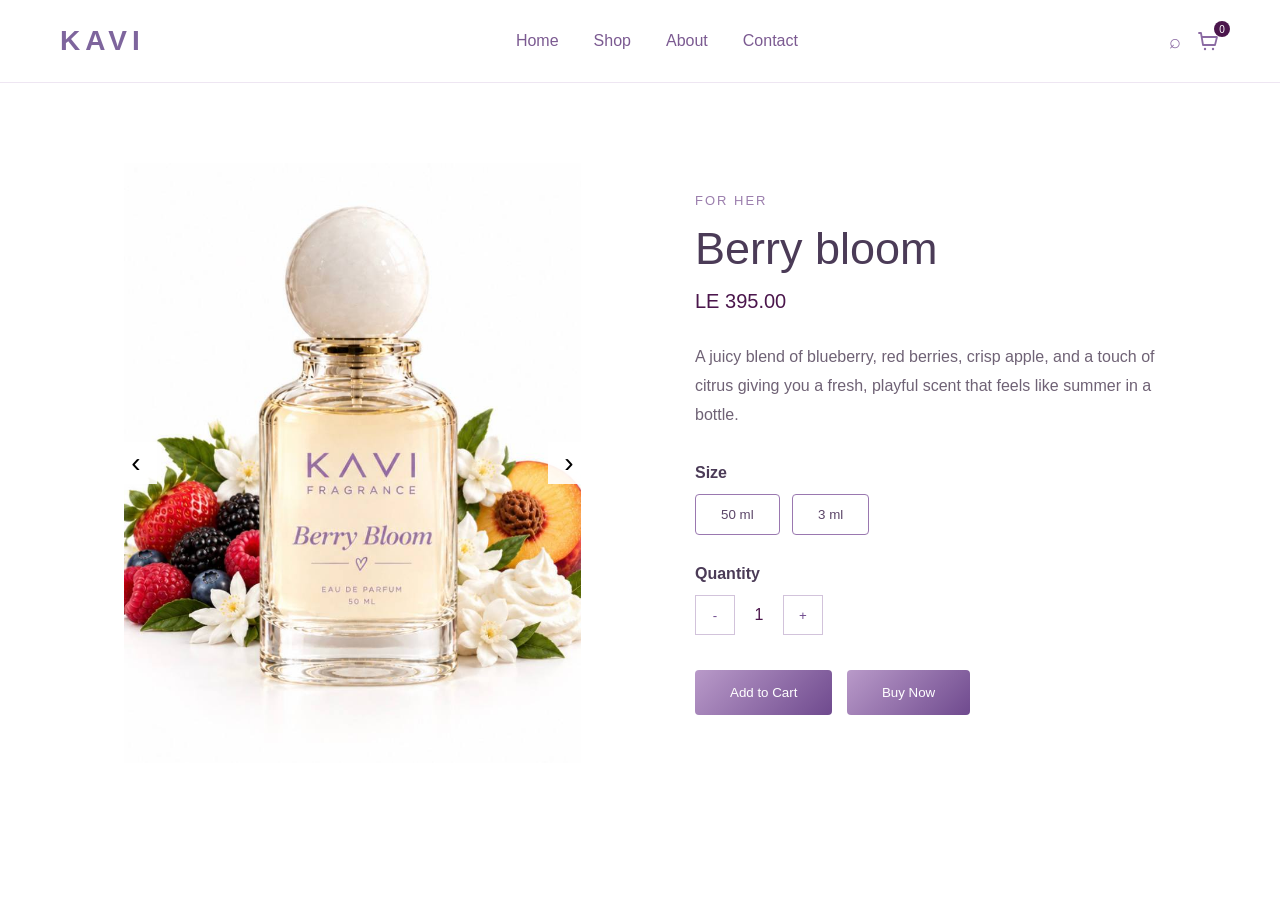
<file: product4.html>
<!DOCTYPE html>
<html lang="en">

<head>
    <meta charset="UTF-8">
    <meta name="viewport" content="width=device-width, initial-scale=1.0">

    <title>Product | Kavi Fragrances</title>

    <link rel="stylesheet" href="css/style.css">

    <style>
        #productImage {
    transition: opacity 0.5s ease-in-out;
}

        /* Product Images */

        .product-image {
            position: relative;
            display: flex;
            align-items: center;
            justify-content: center;
        }

        .product-image img {
            width: 100%;
            max-width: 550px;
            display: block;
            object-fit: contain;
        }

        .image-arrow {
            position: absolute;
            top: 50%;
            transform: translateY(-50%);

            width: 42px;
            height: 42px;

            border: none;
            background: rgba(255, 255, 255, 0.9);

            font-size: 28px;
            cursor: pointer;

            display: flex;
            align-items: center;
            justify-content: center;

            z-index: 2;
        }

        .image-arrow:hover {
            background: #4B164C;
            color: white;
        }

        .prev-arrow {
            left: 15px;
        }

        .next-arrow {
            right: 15px;
        }

    </style>

</head>

<body>

    <header>

        <div class="logo">KAVI</div>

        <nav>
            <a href="index.html">Home</a>
            <a href="index.html">Shop</a>
            <a href="#">About</a>
            <a href="#">Contact</a>
        </nav>

        <div class="icons">

    <span onclick="window.location.href='search.html'">
        ⌕
    </span>

    <span class="cart-icon" onclick="window.location.href='cart.html'">

        <svg width="24" height="24" viewBox="0 0 24 24" fill="none">

            <path d="M3 4H5L7 16H19L21 8H6"
                  stroke="currentColor"
                  stroke-width="1.8"
                  stroke-linecap="round"
                  stroke-linejoin="round"/>

            <circle cx="9" cy="20" r="1.2" fill="currentColor"/>
            <circle cx="17" cy="20" r="1.2" fill="currentColor"/>

        </svg>

        <span id="cart-count">0</span>

    </span>

</div>

    </header>


    <section class="product-details">


        <!-- PRODUCT IMAGES -->

        <div class="product-image">

            <button
                type="button"
                class="image-arrow prev-arrow"
                onclick="previousImage()">
                ‹
            </button>


            <img
                id="productImage"
                src="image/p4.jpg"
                alt="Berry bloom">


            <button
                type="button"
                class="image-arrow next-arrow"
                onclick="nextImage()">
                ›
            </button>

        </div>


        <!-- PRODUCT INFORMATION -->

        <div class="product-info">

            <p class="product-category">
                FOR HER
            </p>


            <h1>
                Berry bloom
            </h1>


            <p class="product-price">
                LE 395.00
            </p>


            <p class="product-description">
                A juicy blend of blueberry, red berries, crisp apple, and a touch of citrus giving you a fresh, playful scent that feels like summer in a bottle.
            </p>


            <!-- SIZE -->

            <div class="size">

                <h3>
                    Size
                </h3>


                <button
                    type="button"
                    class="size-btn"
                    onclick="selectSize(this, 395)">

                    50 ml

                </button>


                <button
                    type="button"
                    class="size-btn"
                    onclick="selectSize(this, 40)">

                    3 ml

                </button>

            </div>


            <!-- QUANTITY -->

            <div class="quantity">

                <h3>
                    Quantity
                </h3>


                <button
                    type="button"
                    onclick="decreaseQuantity()">

                    -

                </button>


                <span id="quantity">
                    1
                </span>


                <button
                    type="button"
                    onclick="increaseQuantity()">

                    +

                </button>

            </div>


            <!-- BUTTONS -->

            <div class="product-buttons">

                <button
                    onclick="addToCart(
                        'Berry bloom',
                        395,
                        'image/p4.jpg',
                        productQuantity
                    )">

                    Add to Cart

                </button>


                <button
                    onclick="buyNow(
                        'Berry bloom',
                        395,
                        'image/p4.jpg'
                    )">

                    Buy Now

                </button>

            </div>

        </div>

    </section>


    <script src="script.js"></script>


    <script>

        /* =====================================
           PRODUCT IMAGES
        ===================================== */

        const productImages = [
            "image/p4.jpg",
            "image/p44.jpg"
        ];


        let currentImage = 0;


        /* =====================================
           SHOW IMAGE
        ===================================== */

      function showImage() {

    const image = document.getElementById("productImage");

    image.style.opacity = "0";

    setTimeout(function () {

        image.src = productImages[currentImage];

        image.style.opacity = "1";

    }, 500);
}

        /* =====================================
           NEXT IMAGE
        ===================================== */

        function nextImage() {

            currentImage++;

            if (currentImage >= productImages.length) {
                currentImage = 0;
            }

            showImage();

        }


        /* =====================================
           PREVIOUS IMAGE
        ===================================== */

        function previousImage() {

            currentImage--;

            if (currentImage < 0) {
                currentImage = productImages.length - 1;
            }

            showImage();

        }
        setInterval(nextImage, 5000);

    </script>


</body>

</html>
</file>
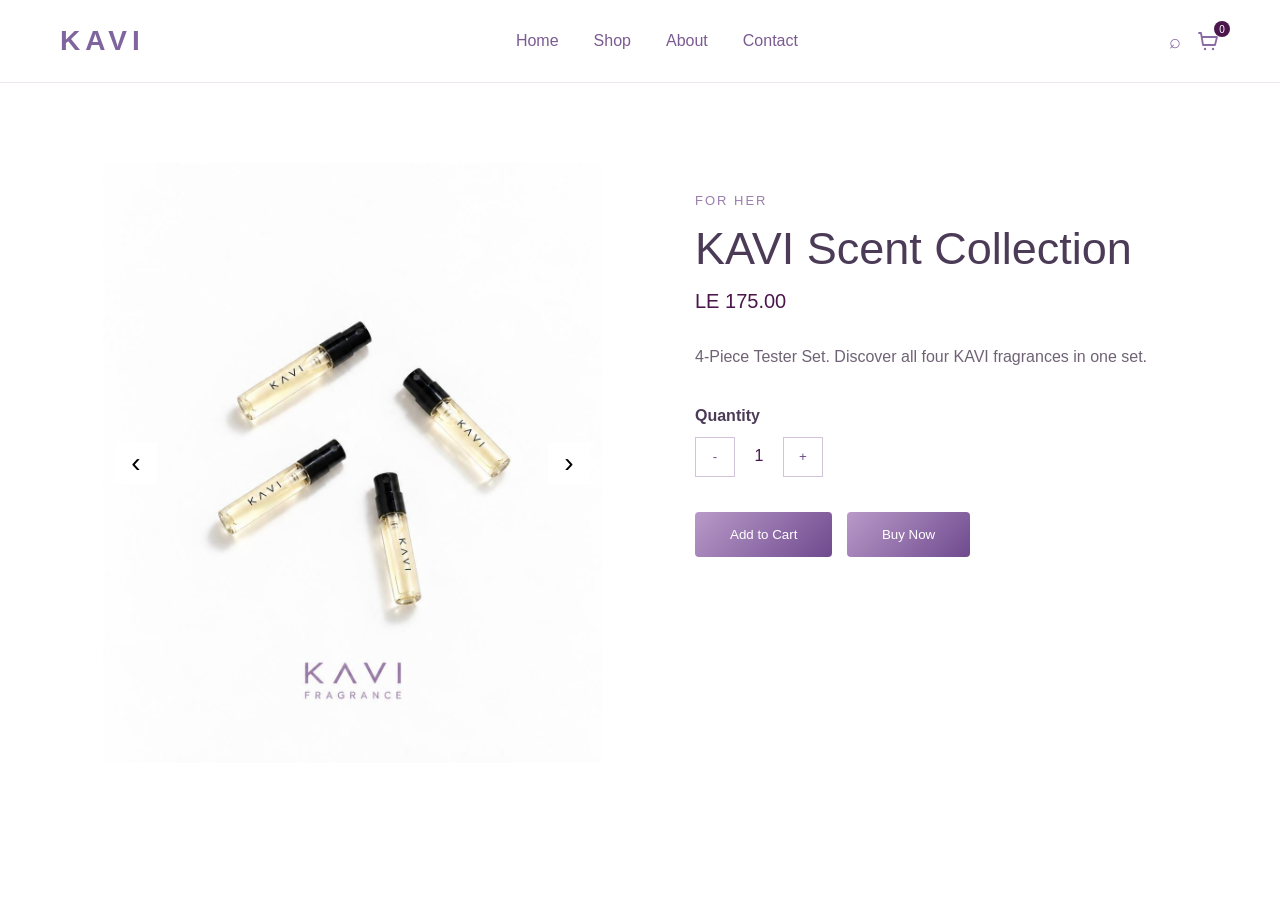
<file: product5test.html>
<!DOCTYPE html>
<html lang="en">

<head>

    <meta charset="UTF-8">
    <meta name="viewport" content="width=device-width, initial-scale=1.0">

    <title>KAVI Scent Collection | Kavi Fragrances</title>

    <link rel="stylesheet" href="css/style.css">

    <style>
        #productImage {
    transition: opacity 0.5s ease-in-out;
}

        /* PRODUCT IMAGES */

        .product-image {
            position: relative;
            display: flex;
            align-items: center;
            justify-content: center;
        }

        .product-image img {
            width: 100%;
            max-width: 550px;
            display: block;
            object-fit: contain;
        }

        .image-arrow {
            position: absolute;
            top: 50%;
            transform: translateY(-50%);

            width: 42px;
            height: 42px;

            border: none;
            background: rgba(255, 255, 255, 0.9);

            font-size: 28px;
            cursor: pointer;

            display: flex;
            align-items: center;
            justify-content: center;

            z-index: 2;
        }

        .image-arrow:hover {
            background: #4B164C;
            color: white;
        }

        .prev-arrow {
            left: 15px;
        }

        .next-arrow {
            right: 15px;
        }

    </style>

</head>


<body>


<header>

    <div class="logo">KAVI</div>

    <nav>

        <a href="index.html">Home</a>
        <a href="index.html">Shop</a>
        <a href="#">About</a>
        <a href="#">Contact</a>

    </nav>


   <div class="icons">

    <span onclick="window.location.href='search.html'">
        ⌕
    </span>

    <span class="cart-icon" onclick="window.location.href='cart.html'">

        <svg width="24" height="24" viewBox="0 0 24 24" fill="none">

            <path d="M3 4H5L7 16H19L21 8H6"
                  stroke="currentColor"
                  stroke-width="1.8"
                  stroke-linecap="round"
                  stroke-linejoin="round"/>

            <circle cx="9" cy="20" r="1.2" fill="currentColor"/>
            <circle cx="17" cy="20" r="1.2" fill="currentColor"/>

        </svg>

        <span id="cart-count">0</span>

    </span>

</div>
</header>



<section class="product-details">


    <!-- PRODUCT IMAGES -->

    <div class="product-image">


        <button
            type="button"
            class="image-arrow prev-arrow"
            onclick="previousImage()">

            ‹

        </button>


        <img
            id="productImage"
            src="image/test1.jpg"
            alt="KAVI Scent Collection">


        <button
            type="button"
            class="image-arrow next-arrow"
            onclick="nextImage()">

            ›

        </button>


    </div>



    <!-- PRODUCT INFORMATION -->

    <div class="product-info">


        <p class="product-category">
            FOR HER
        </p>


        <h1>
            KAVI Scent Collection
        </h1>


        <p class="product-price">
            LE 175.00
        </p>


        <p class="product-description">

            4-Piece Tester Set.
            Discover all four KAVI fragrances in one set.

        </p>



        <!-- QUANTITY -->

        <div class="quantity">

            <h3>
                Quantity
            </h3>


            <button
                type="button"
                onclick="decreaseQuantity()">

                -

            </button>


            <span id="quantity">
                1
            </span>


            <button
                type="button"
                onclick="increaseQuantity()">

                +

            </button>

        </div>



        <!-- BUTTONS -->

       <div class="product-buttons">

    <button
        type="button"
        onclick="addToCart(
            'KAVI Scent Collection',
            175,
            'image/test1.jpg',
            productQuantity,
            '3 ml'
        )">
        Add to Cart
    </button>

    <button
        type="button"
        onclick="buyNow(
            'KAVI Scent Collection',
            175,
            'image/test1.jpg',
            '3 ml'
        )">
        Buy Now
    </button>

</div>


        </div>


    </div>

</section>



<script src="script.js"></script>



<script>

    /* PRODUCT IMAGES */

    const productImages = [
        "image/test1.jpg",
        "image/test2.jpg"
    ];


    let currentImage = 0;



    /* SHOW IMAGE */

   function showImage() {

    const image = document.getElementById("productImage");

    image.style.opacity = "0";

    setTimeout(function () {

        image.src = productImages[currentImage];

        image.style.opacity = "1";

    }, 500);
}


    /* NEXT IMAGE */

    function nextImage() {

        currentImage++;

        if (currentImage >= productImages.length) {

            currentImage = 0;

        }

        showImage();

    }



    /* PREVIOUS IMAGE */

    function previousImage() {

        currentImage--;

        if (currentImage < 0) {

            currentImage = productImages.length - 1;

        }

        showImage();

    }
    setInterval(nextImage, 5000);

</script>


</body>

</html>
</file>
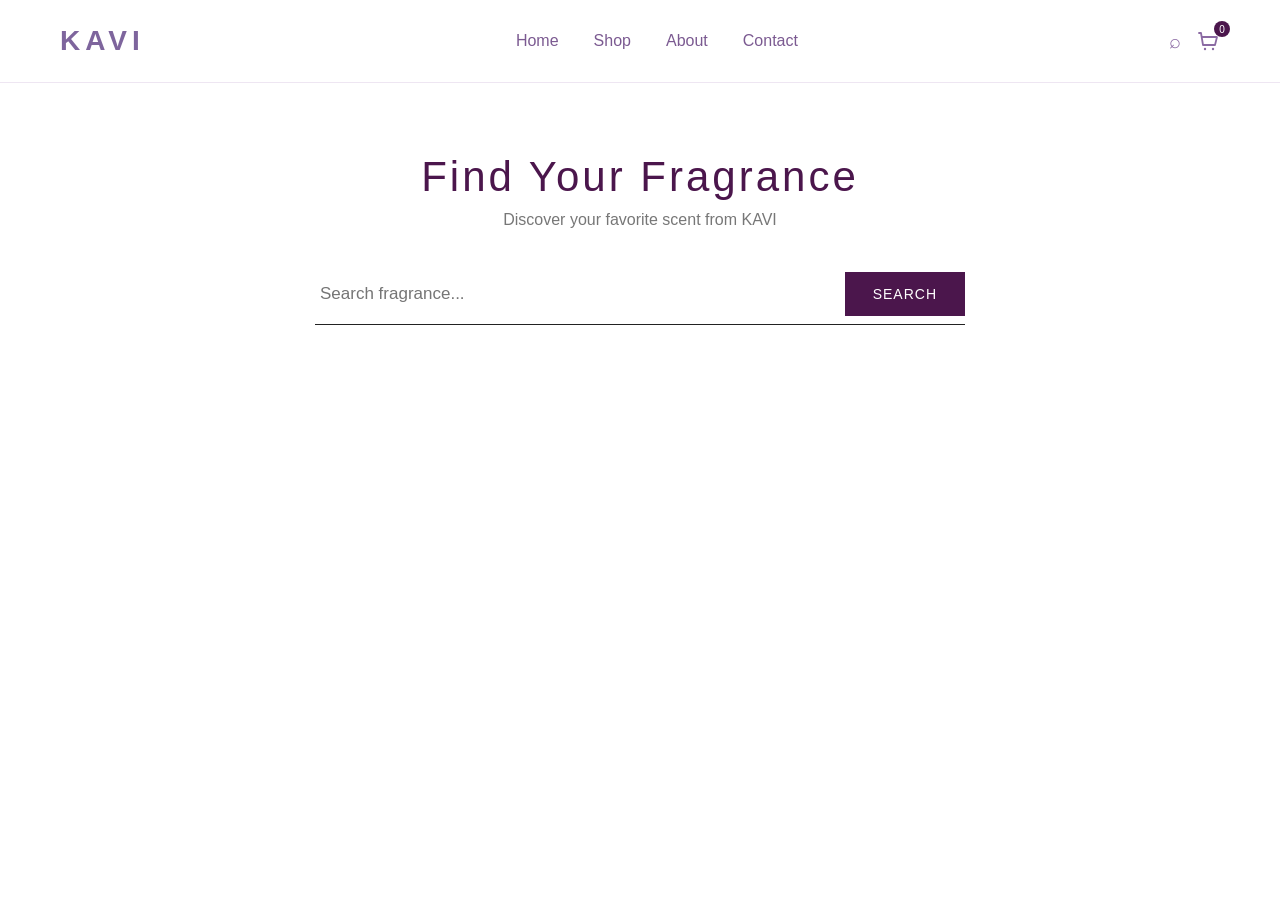
<file: search.html>
<!DOCTYPE html>
<html lang="en">

<head>
    <meta charset="UTF-8">
    <meta name="viewport" content="width=device-width, initial-scale=1.0">

    <title>Search | KAVI</title>

    <link rel="stylesheet" href="css/style.css">

    <style>
        .search-page {
            padding: 70px 8%;
            text-align: center;
        }

        .search-page h1 {
            font-size: 42px;
            font-weight: 500;
            letter-spacing: 3px;
            margin-bottom: 10px;
        }

        .search-page p.subtitle {
            color: #777;
            margin-bottom: 35px;
        }

        .search-box {
            max-width: 650px;
            margin: 0 auto 60px;
            display: flex;
            border-bottom: 1px solid #222;
            padding: 8px 0;
        }

        .search-box input {
            flex: 1;
            border: none;
            outline: none;
            font-size: 17px;
            padding: 12px 5px;
            background: transparent;
        }

        .search-box button {
            border: none;
            background: #4B164C;
            color: rgb(255, 255, 255);
            padding: 12px 28px;
            cursor: pointer;
            font-size: 14px;
            letter-spacing: 1px;
        }

        .search-box button:hover {
            background: #333;
        }

        .search-results {
            display: grid;
            grid-template-columns: repeat(4, 1fr);
            gap: 30px;
            text-align: left;
        }

        .search-card {
    text-decoration: none;
    color: inherit;
    display: block;
    background: #fafafa;
    padding-bottom: 20px;
    transition: 0.3s;
    cursor: pointer;
}

        .search-card:hover {
            transform: translateY(-5px);
        }

        .search-card img {
            width: 100%;
            height: 300px;
            object-fit: cover;
        }

        .search-card-info {
            padding: 15px;
        }

        .search-card-info small {
            color: #888;
            letter-spacing: 1px;
        }

        .search-card-info h3 {
            margin: 8px 0;
            font-weight: 500;
        }

        .search-card-info p {
            margin-bottom: 15px;
        }

        

        .no-results {
            grid-column: 1 / -1;
            text-align: center;
            color: #777;
            font-size: 18px;
            padding: 50px;
        }

        @media (max-width: 900px) {
            .search-results {
                grid-template-columns: repeat(2, 1fr);
            }
        }

        @media (max-width: 600px) {
            .search-results {
                grid-template-columns: 1fr;
            }

            .search-page h1 {
                font-size: 32px;
            }
        }
    </style>
</head>

<body>

<header>

    <div class="logo">KAVI</div>

    <nav>
        <a href="index.html">Home</a>
        <a href="index.html">Shop</a>
        <a href="#">About</a>
        <a href="#">Contact</a>
    </nav>

    <div class="icons">

    <span onclick="window.location.href='search.html'">
        ⌕
    </span>

    <span class="cart-icon" onclick="window.location.href='cart.html'">

        <svg width="24" height="24" viewBox="0 0 24 24" fill="none">

            <path d="M3 4H5L7 16H19L21 8H6"
                  stroke="currentColor"
                  stroke-width="1.8"
                  stroke-linecap="round"
                  stroke-linejoin="round"/>

            <circle cx="9" cy="20" r="1.2" fill="currentColor"/>
            <circle cx="17" cy="20" r="1.2" fill="currentColor"/>

        </svg>

        <span id="cart-count">0</span>

    </span>

</div>

</header>


<section class="search-page">

    <h1>Find Your Fragrance</h1>

    <p class="subtitle">
        Discover your favorite scent from KAVI
    </p>


    <div class="search-box">

        <input
            type="text"
            id="searchInput"
            placeholder="Search fragrance..."
            oninput="searchProducts()"
        >

        <button onclick="searchProducts()">
            SEARCH
        </button>

    </div>


    <div id="search-results" class="search-results"></div>

</section>


<script src="script.js"></script>

<script>

function searchProducts() {

    let search = document
        .getElementById("searchInput")
        .value
        .toLowerCase()
        .trim();

    let results = document.getElementById("search-results");

    let products = [

        {
            name: "Lady Rose",
            price: 410,
            image: "image/p1.jpg",
            link: "product.html"
        },

        {
            name: "Dilara",
            price: 430,
            image: "image/p2.jpg",
            link: "product2.html"
        },

        {
            name: "Vanilla Sucree",
            price: 460,
            image: "image/p3.jpg",
            link: "product3.html"
        },

        {
            name: "Berry Bloom",
            price: 395,
            image: "image/p4.jpg",
            link: "product4.html"
        }

    ];


    let filteredProducts = products.filter(product =>
        product.name.toLowerCase().includes(search)
    );


    results.innerHTML = "";


    if (filteredProducts.length === 0) {

        results.innerHTML = `
            <div class="no-results">
                No fragrance found.
            </div>
        `;

        return;
    }


    filteredProducts.forEach(product => {

        results.innerHTML += `

            <a href="${product.link}" class="search-card">

    <img src="${product.image}" alt="${product.name}">

    <div class="search-card-info">

        <small>KAVI FRAGRANCE</small>

        <h3>${product.name}</h3>

        <p>LE ${product.price}.00</p>

    </div>

</a>

            </div>

        `;

    });

}

</script>

</body>
</html>
</file>
<file: css/style.css>
/* =========================
   GENERAL
========================= */

* {
    margin: 0;
    padding: 0;
    box-sizing: border-box;
}

body {
    font-family: Arial, sans-serif;
    background-color: #F8F5FC;
    color: #80649A;
}


/* =========================
   HEADER
========================= */

header {
    display: flex;
    justify-content: space-between;
    align-items: center;
    padding: 25px 60px;
    background-color: #FFFFFF;
    border-bottom: 1px solid #E7DDF0;
}

.logo {
    font-size: 28px;
    letter-spacing: 5px;
    font-weight: bold;
    color: #80649A;
}

nav {
    display: flex;
    gap: 35px;
}

nav a {
    text-decoration: none;
    color: #80649A;
    font-size: 16px;
}

nav a:hover {
    color: #9A78B0;
}

.icons {
    display: flex;
    gap: 18px;
    font-size: 20px;
    color: #5B4568;
}


/* =========================
   HERO
========================= */

.hero {
    text-align: center;
    padding: 150px 20px;
    background: linear-gradient(
        to right,
        #EDE3F5,
        #F8F5FC
    );
}

.hero h1 {
    font-size: 60px;
    font-weight: 500;
    letter-spacing: 2px;
    margin-bottom: 25px;
    color: #4B3B57;
}

.hero p {
    font-size: 19px;
    color: #75677E;
    margin-bottom: 35px;
}

.hero a {
    display: inline-block;
    background-color: #6F5680;
    color: white;
    padding: 15px 40px;
    text-decoration: none;
    border-radius: 4px;
    transition: 0.3s;
}

.hero a:hover {
    background-color: #9A78B0;
}


/* =========================
   PRODUCTS
========================= */

.products {
    padding: 80px 60px;
    background-color: #F8F5FC;
}

.products h2 {
    text-align: center;
    font-size: 29px;
    font-weight: 500;
    margin-bottom: 50px;
    letter-spacing: 2px;
    color: #60447a !important;
}

.product-container {
    display: grid;
    grid-template-columns: repeat(4, 1fr);
    gap: 25px;
}

.product-card {
    background-color: #FFFFFF;
    padding: 15px;
    text-align: center;
    border-radius: 10px;
    transition: 0.3s;
    border: 1px solid #EEE6F4;
}

.product-card:hover {
    transform: translateY(-8px);
    box-shadow: 0 10px 25px rgba(91, 69, 104, 0.12);
}

.product-card img {
    width: 100%;
    height: 320px;
    object-fit: cover;
    display: block;
    border-radius: 7px;
}

.product-card p:first-of-type {
    margin-top: 18px;
    font-size: 13px;
    color: #9A78B0;
    text-transform: uppercase;
    letter-spacing: 1px;
}

.product-card h3 {
    font-size: 20px;
    font-weight: 500;
    margin: 10px 0;
    color: #4B3B57;
}

.product-card p {
    color: #75677E;
}

.product-card button {
    background-color: #6F5680;
    color: white;
    border: none;
    padding: 12px 25px;
    margin-top: 12px;
    cursor: pointer;
    border-radius: 4px;
    transition: 0.3s;
}

.product-card button:hover {
    background-color: #9A78B0;
}


/* =========================
   PRODUCT DETAILS
========================= */

.product-details {
    display: grid;
    grid-template-columns: 1fr 1fr;
    gap: 70px;
    padding: 80px 100px;
    background-color: #F8F5FC;
}

.product-image img {
    width: 100%;
    height: 600px;
    object-fit: cover;
    border-radius: 10px;
}

.product-info {
    padding: 30px 20px;
}

.product-category {
    color: #9A78B0;
    font-size: 13px;
    letter-spacing: 2px;
    margin-bottom: 15px;
}

.product-info h1 {
    font-size: 45px;
    font-weight: 500;
    margin-bottom: 15px;
    color: #4B3B57;
}

.product-price {
    font-size: 20px;
    margin-bottom: 30px;
    color: #6F5680;
}

.product-description {
    color: #75677E;
    line-height: 1.8;
    margin-bottom: 35px;
}

.size h3,
.quantity h3 {
    font-size: 16px;
    margin-bottom: 12px;
    color: #4B3B57;
}

.size button {
    padding: 12px 25px;
    background-color: #FFFFFF;
    border: 1px solid #9A78B0;
    color: #5B4568;
    margin-right: 8px;
    cursor: pointer;
    border-radius: 4px;
}

.size button:hover {
    background-color: #EDE3F5;
}

.quantity {
    margin-top: 30px;
}

.quantity button {
    width: 40px;
    height: 40px;
    border: 1px solid #D8C9E2;
    background-color: #FFFFFF;
    color: #5B4568;
    cursor: pointer;
}

.quantity span {
    margin: 0 15px;
}

.product-buttons {
    margin-top: 35px;
}

.product-buttons button {
    padding: 15px 35px;
    margin-right: 10px;
    border: none;
    background-color: #6F5680;
    color: white;
    cursor: pointer;
    border-radius: 4px;
    transition: 0.3s;
}

.product-buttons button:hover {
    background-color: #9A78B0;
}


/* =========================
   CART
========================= */

.cart {
    padding: 80px 100px;
    background-color: #F8F5FC;
    min-height: 600px;
}

.cart h1 {
    text-align: center;
    font-size: 40px;
    font-weight: 500;
    margin-bottom: 50px;
    color: #4B3B57;
}

.cart-item {
    display: flex;
    gap: 30px;
    background-color: #FFFFFF;
    padding: 25px;
    max-width: 900px;
    margin: auto;
    border-radius: 10px;
    border: 1px solid #EEE6F4;
}

.cart-item img {
    width: 180px;
    height: 200px;
    object-fit: cover;
    border-radius: 7px;
}

.cart-info {
    padding: 15px;
}

.cart-info h2 {
    margin-bottom: 15px;
    color: #4B3B57;
}

.cart-info p {
    margin-bottom: 10px;
    color: #75677E;
}

.cart-total {
    max-width: 900px;
    margin: 30px auto;
    text-align: right;
}

.cart-total h2 {
    margin-bottom: 20px;
    color: #4B3B57;
}

.cart-total a {
    display: inline-block;
    padding: 14px 30px;
    background-color: #6F5680;
    color: white;
    text-decoration: none;
    border-radius: 4px;
}

.cart-total a:hover {
    background-color: #9A78B0;
}
.product-buttons button:hover {
    background-color: #9A78B0;
}


/* MOBILE */
@media (max-width: 768px) {
    header {
    padding: 20px;
}

nav {
    gap: 15px;
}

nav a {
    font-size: 13px;
}

.icons {
    gap: 8px;
    font-size: 17px;
}

.hero {
    padding: 100px 20px;
}

.hero h1 {
    font-size: 38px;
}

.hero p {
    font-size: 16px;
}

.products {
    padding: 50px 20px;
}

.product-container {
    grid-template-columns: 1fr 1fr;
    gap: 15px;
}

.product-card {
    padding: 10px;
}

.product-card img {
    height: 220px;
}

.product-card h3 {
    font-size: 17px;
}

.product-card button {
    padding: 10px 15px;
    font-size: 13px;
}

}
.icons {
    display: flex;
    align-items: center;
    gap: 15px;
}

.cart-icon {
    position: relative;
    display: inline-flex;
    align-items: center;
    justify-content: center;
    cursor: pointer;
}

#cart-count {
    #cart-count {
    position: absolute;
    top: 2px;
    right: 2px;
    background: black;
    color: white;
    width: 15px;
    height: 15px;
    border-radius: 50%;
    font-size: 9px;
    line-height: 15px;
    text-align: center;
    z-index: 10;
}
}
.size-btn {
    padding: 10px 20px;
    border: 1px solid #ccc;
    background: white;
    cursor: pointer;
    margin-right: 8px;
}

.size-btn.selected {
    background: black;
    color: white;
    border-color: black;
}
.product-card {
    text-decoration: none;
    color: inherit;
    display: block;
    cursor: pointer;
    transition: 0.3s;
}

.product-card:hover {
    transform: translateY(-5px);
}
.home-product-image {
    position: relative;
}

.home-product-image img {
    width: 100%;
    display: block;
}

.best-seller {
    position: absolute;
    top: 12px;
    left: 12px;
    background: #4B164C;
    color: white;
    padding: 7px 10px;
    font-size: 11px;
    letter-spacing: 1px;
    z-index: 5;
}
.cart-icon {
    position: relative;
    display: inline-flex;
    align-items: center;
    justify-content: center;
    cursor: pointer;
}

.cart-icon svg {
    transition: 0.2s ease;
}

.cart-icon:hover svg {
    transform: scale(1.1);
}

#cart-count {
    position: absolute;
    top: -8px;
    right: -10px;
    background: #4B164C;
    color: white;
    font-size: 10px;
    min-width: 16px;
    height: 16px;
    border-radius: 50%;
    display: flex;
    align-items: center;
    justify-content: center;
}
/* MOBILE PRODUCT PAGE FIX */

@media (max-width: 768px) {

    .product-details {
        display: flex;
        flex-direction: column;
        gap: 20px;
        padding: 30px 20px;
    }

    .product-image {
        width: 100%;
        min-height: 350px;
        position: relative;
        display: flex;
        align-items: center;
        justify-content: center;
    }

    .product-image img {
        width: 100%;
        max-width: 100%;
        height: 350px;
        object-fit: contain;
    }

    .product-info {
        width: 100%;
        padding: 20px 10px;
    }

    .product-info h1 {
        font-size: 36px;
    }

    .product-description {
        font-size: 16px;
    }

    .size-btn {
        padding: 12px 25px;
    }

    .quantity {
        margin-top: 25px;
    }

    .product-buttons {
        display: flex;
        gap: 10px;
        width: 100%;
    }

    .product-buttons button {
        flex: 1;
        padding: 14px 10px;
        margin-right: 0;
        font-size: 14px;
    }

    .image-arrow {
        width: 38px;
        height: 38px;
        font-size: 24px;
    }

    .prev-arrow {
        left: 5px;
    }

    .next-arrow {
        right: 5px;
    }

}
/* MOBILE CART FIX */

@media (max-width: 768px) {

    .cart {
        padding: 30px 15px;
    }

    .cart h1 {
        font-size: 32px;
        margin-bottom: 25px;
    }

    .cart-item {
        display: flex;
        flex-direction: column;
        width: 100%;
        padding: 20px;
        margin-bottom: 20px;
        box-sizing: border-box;
    }

    .cart-item img {
        width: 180px;
        height: 180px;
        object-fit: contain;
        margin: 0 auto 20px;
    }

    .cart-info {
        width: 100%;
        text-align: center;
    }

    .cart-info h2 {
        font-size: 22px;
        margin-bottom: 10px;
    }

    .cart-info p {
        font-size: 15px;
        margin: 8px 0;
    }

    .cart-info .quantity {
        display: flex;
        justify-content: center;
        align-items: center;
        gap: 15px;
        margin: 15px 0;
    }

    .cart-info .quantity button {
        width: 38px;
        height: 38px;
        padding: 0;
    }

    .cart-info > button {
        padding: 10px 20px;
        margin-top: 10px;
    }

    .cart-total {
        width: 100%;
        box-sizing: border-box;
        text-align: center;
        padding: 20px 10px;
    }

    .cart-total h2 {
        font-size: 22px;
    }

    .cart-total a {
        display: block;
        width: 100%;
        box-sizing: border-box;
        padding: 14px;
        margin-top: 15px;
    }

}
/* =================================
   KAVI - LUXURY PURPLE THEME
   ================================= */

body {
    background: #ffffff;
    color: #4B164C;
}

/* HEADER */

header {
    background: #ffffff;
    border-bottom: 1px solid #eee6f2;
}

.logo {
    color: #7e659d;
}

nav a {
    color: #7B5A91;
}

nav a:hover {
    color: #4B164C;
}

/* ICONS */

.icons span {
    color: #8B6AA3;
}

.icons span:hover {
    color: #4B164C;
}

.cart-icon {
    color: #8B6AA3;
}

.cart-icon:hover {
    color: #4B164C;
}

#cart-count {
    background: #4B164C;
    color: white;
}

/* HOME HERO */

.hero {
    background-color: #ffffff;
    color: #4B164C;
}

/* HEADINGS */

h1,
h2,
h3 {
    color: #4B164C;
}

/* PRODUCT CARDS */

.product-card {
    background: #ffffff;
    color: #4B164C;
}

.product-card p {
    color: #8B6AA3;
}

.product-card h3 {
    color: #4B164C;
}

.product-card:hover {
    box-shadow: 0 8px 25px rgba(75, 22, 76, 0.10);
}

/* PRODUCT PAGE */

.product-details {
    background: #ffffff;
}

.product-category {
    color: #9B7EAD;
}

.product-price {
    color: #4B164C;
}

.product-description {
    color: #6F6275;
}

/* SIZE BUTTONS */

.size-btn {
    background: #ffffff;
    color: #6F4A8E;
    border: 1px solid #BDA8CC;
}

.size-btn:hover,
.size-btn.selected {
    background: #8B6AA3;
    color: white;
    border-color: #8B6AA3;
}

/* QUANTITY */

.quantity button {
    background: #ffffff;
    color: #6F4A8E;
    border: 1px solid #D2C3DB;
}

.quantity button:hover {
    background: #8B6AA3;
    color: white;
}

/* ADD TO CART + BUY NOW */

.product-buttons button {
    background: linear-gradient(
        135deg,
        #B99AC9,
        #6F4A8E
    );

    color: white;
    border: none;
}

.product-buttons button:hover {
    background: linear-gradient(
        135deg,
        #6F4A8E,
        #4B164C
    );
}

/* CART */

.cart {
    background: #ffffff;
}

.cart-item {
    background: #ffffff;
    border: 1px solid #eee6f2;
}

.cart-info h2 {
    color: #4B164C;
}

.cart-info p {
    color: #6F6275;
}

.cart-total {
    color: #4B164C;
}

.cart-total a {
    background: #8B6AA3;
    color: white;
}

.cart-total a:hover {
    background: #4B164C;
}

/* BEST SELLER */

.best-seller {
    background: #6F4A8E;
    color: white;
}
</file>
